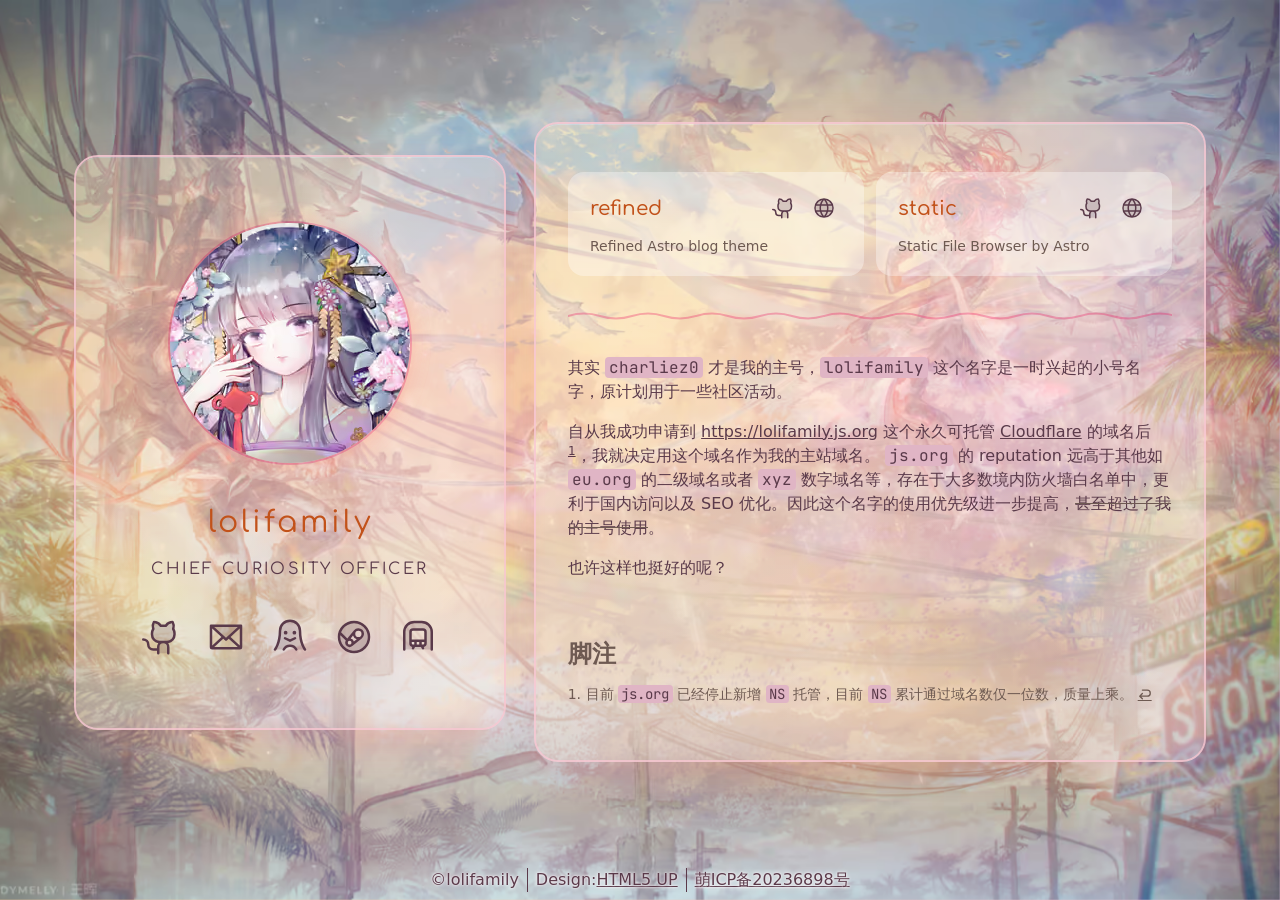
<file: index.html>
<!DOCTYPE html><html class="scroll-smooth font-sans text-root antialiased" lang=zh-CN><head><meta charset=UTF-8><title>lolifamily&#39;s page</title><meta content=lolifamily name=author><meta content=lolifamily的个人主页，也许能找到你喜欢的东西吧 name=description><meta content="width=device-width,initial-scale=1" name=viewport><link href=/_astro/jetbrains-mono-latin-wght-normal.B9CIFXIH.woff2 rel=preload as=font crossorigin type=font/woff2><link href=/_astro/comfortaa-latin-wght-normal.CLB3k12Y.woff2 rel=preload as=font crossorigin type=font/woff2><link href=/_astro/runtime.hY0dLPso.js rel=modulepreload><meta content=#fff5f8 name=theme-color media="(prefers-color-scheme: light)"><meta content=#2a1018 name=theme-color media="(prefers-color-scheme: dark)"><meta content="light dark" name=color-scheme><link href=/_astro/favicon-32x32.BjgihrGF.png rel=icon sizes=32x32><link href=/_astro/favicon-192x192.Bv4p7RsF.png rel=icon sizes=192x192><link href=/_astro/favicon-180x180.AwXaWHlL.png rel=apple-touch-icon sizes=180x180><meta content=7_jEvDR3ggk6tLdJKrr-rNzJchC81DGeO2ZzSXPixcg name=google-site-verification><meta content=svGvv3mqZ3LG3oc6wLWauuJ_br6i1hkIUP_Zl3G3xGU name=google-site-verification><meta content=F887_8q9nOn1uZ9dJj3ws-Alw27KnunixJO_3m__Z-Q name=google-site-verification><meta content=29mDgzP9v9aE6S-Rug2DeShzpcR-Jv21wR2fgzRu2MU name=google-site-verification><meta content=o9tV4facW2oZw6oLUBQtEtiDDiUmA6r84Dn8hO9yxjs name=google-site-verification><meta content=Pee7tcDayUCumv1uBEndhQpK89bf6VLIddKptqd3DpA name=google-site-verification><meta content=true name=astro-view-transitions-enabled><meta content=animate name=astro-view-transitions-fallback><script src=/_astro/ClientRouter.astro_astro_type_script_index_0_lang.DEXwkuEU.js type=module></script><meta content=https://lolifamily.js.org/ name=canonical><link href=/sitemap-index.xml rel=sitemap><link href=https://lolifamily.js.org/ rel=canonical><meta content=article property=og:type><meta content=https://lolifamily.js.org/ property=og:url><meta content="lolifamily's page" property=og:title><meta content=lolifamily的个人主页，也许能找到你喜欢的东西吧 property=og:description><meta content=https://lolifamily.js.org/_astro/og-cover.Ca95uhge.jpg property=og:image><link href=/_astro/WaveDivider.C9HlPZSC.css rel=stylesheet></head><body class="min-h-screen bg-canvas bg-[linear-gradient(60deg,var(--color-gradient-start)_5%,var(--color-gradient-end))] bg-fixed text-primary"><div class="pointer-events-none fixed inset-0 forced-colors:hidden"><picture><source srcset="/_astro/background.Ba_pMe0u_CjWq9.avif 640w, /_astro/background.Ba_pMe0u_2bW0FO.avif 750w, /_astro/background.Ba_pMe0u_p4Jla.avif 828w, /_astro/background.Ba_pMe0u_ZUIKB4.avif 1080w, /_astro/background.Ba_pMe0u_ZW1UJQ.avif 1280w, /_astro/background.Ba_pMe0u_2oFHqv.avif 1668w, /_astro/background.Ba_pMe0u_Z1aW2xa.avif 2048w, /_astro/background.Ba_pMe0u_269Bkm.avif 2560w" type=image/avif><img alt="background image" data-astro-image=full-width data-astro-image-fit=cover data-astro-image-pos=center decoding=sync fetchpriority=high height=3333 loading=eager sizes=100vw src=/_astro/background.Ba_pMe0u_2hS4LY.webp srcset="/_astro/background.Ba_pMe0u_1PQBOl.webp 640w, /_astro/background.Ba_pMe0u_Z1EHsIU.webp 750w, /_astro/background.Ba_pMe0u_1CBoJm.webp 828w, /_astro/background.Ba_pMe0u_1lsJWu.webp 1080w, /_astro/background.Ba_pMe0u_1kazNH.webp 1280w, /_astro/background.Ba_pMe0u_1WfIwH.webp 1668w, /_astro/background.Ba_pMe0u_Z1Cn1qX.webp 2048w, /_astro/background.Ba_pMe0u_1DICqy.webp 2560w" width=5000 class="h-full! object-cover"></picture><div class="absolute inset-0 hidden bg-[#1a0814]/55 mix-blend-multiply dark:block"></div></div><div class="relative flex min-h-screen flex-col items-center px-6 pt-6 md:px-8" data-content><div class="flex w-full flex-1 items-center justify-center"><main class="flex w-full flex-wrap items-center justify-center gap-7"><section class="relative isolate min-w-0 origin-center break-inside-avoid rounded-3xl border-2 border-border-soft px-8 shadow-card before:absolute before:inset-0 before:-z-10 before:rounded-[calc(1.5rem-2px)] before:bg-card before:opacity-40 before:inset-shadow-card before:content-[''] dark:before:opacity-25 reduce-transparency:before:opacity-100 reduce-transparency:dark:before:opacity-100 update-fast:motion-safe:animate-[identity-card-enter_0.75s_ease-out_forwards] w-full max-w-108 py-16 text-center md:min-w-108"><div class="mx-auto mb-10 w-fit overflow-hidden rounded-full border-2 border-border shadow-avatar"><picture><source srcset="/_astro/avatar.BgUaoG8q_ZiXXIa.avif 240w, /_astro/avatar.BgUaoG8q_Z1XDIOx.avif 300w, /_astro/avatar.BgUaoG8q_ZDPvMR.avif 360w, /_astro/avatar.BgUaoG8q_Z2jvgTf.avif 420w, /_astro/avatar.BgUaoG8q_ZYH3Rz.avif 480w, /_astro/avatar.BgUaoG8q_K9yIB.avif 600w, /_astro/avatar.BgUaoG8q_4qtzc.avif 840w, /_astro/avatar.BgUaoG8q_2qbduG.avif 1200w" type=image/avif sizes="calc(clamp(1rem, 0.85rem + 0.15vw, 1.25rem) * 15)"><img alt="lolifamily's avatar" data-astro-image=constrained data-astro-image-fit=cover data-astro-image-pos=center decoding=sync fetchpriority=high height=240 loading=eager sizes="calc(clamp(1rem, 0.85rem + 0.15vw, 1.25rem) * 15)" src=/_astro/avatar.BgUaoG8q_Z1UTxBG.webp srcset="/_astro/avatar.BgUaoG8q_Z1UTxBG.webp 240w, /_astro/avatar.BgUaoG8q_1tBP5R.webp 300w, /_astro/avatar.BgUaoG8q_Z2gL5Go.webp 360w, /_astro/avatar.BgUaoG8q_18Ki1a.webp 420w, /_astro/avatar.BgUaoG8q_2syv2P.webp 480w, /_astro/avatar.BgUaoG8q_ZQL09U.webp 600w, /_astro/avatar.BgUaoG8q_Z1xu5jk.webp 840w, /_astro/avatar.BgUaoG8q_Z8fYv.webp 1200w" width=240 data-zoom-src=/_astro/avatar.BgUaoG8q.jpg style=width:15rem;height:15rem></picture></div><h1 class="mb-3 font-identity text-3xl font-normal tracking-widest text-card-heading">lolifamily</h1><p class="mb-8 font-identity text-base/loose tracking-[0.15em] text-primary uppercase">Chief Curiosity Officer</p><nav><ul class="flex justify-center gap-6"><li><a href=https://github.com/lolifamily class="inline-block text-primary transition-[scale,color,text-shadow] duration-200 hover:text-hover hover:[text-shadow:0_0_8px_color-mix(in_srgb,var(--color-hover)_50%,transparent)] forced-colors:transition-transform forced-colors:hover:text-[Highlight] motion-safe:update-fast:hover:scale-110" aria-label=GitHub title=GitHub><svg width="2.5rem" height="2.5rem" fill="currentColor" aria-hidden="true" viewBox="0 0 256 256"><path d="M208 104v8a48 48 0 0 1-48 48h-24a32 32 0 0 1 32 32v40h-64v-40a32 32 0 0 1 32-32h-24a48 48 0 0 1-48-48v-8a49.3 49.3 0 0 1 8.51-27.3A51.92 51.92 0 0 1 76 32a52 52 0 0 1 43.83 24h32.34A52 52 0 0 1 196 32a51.92 51.92 0 0 1 3.49 44.7A49.3 49.3 0 0 1 208 104" opacity=".2"/><path d="M208.3 75.68A59.74 59.74 0 0 0 202.93 28a8 8 0 0 0-6.93-4 59.75 59.75 0 0 0-48 24h-24a59.75 59.75 0 0 0-48-24 8 8 0 0 0-6.93 4 59.78 59.78 0 0 0-5.38 47.68A58.14 58.14 0 0 0 56 104v8a56.06 56.06 0 0 0 48.44 55.47A39.8 39.8 0 0 0 96 192v8H72a24 24 0 0 1-24-24 40 40 0 0 0-40-40 8 8 0 0 0 0 16 24 24 0 0 1 24 24 40 40 0 0 0 40 40h24v16a8 8 0 0 0 16 0v-40a24 24 0 0 1 48 0v40a8 8 0 0 0 16 0v-40a39.8 39.8 0 0 0-8.44-24.53A56.06 56.06 0 0 0 216 112v-8a58 58 0 0 0-7.7-28.32M200 112a40 40 0 0 1-40 40h-48a40 40 0 0 1-40-40v-8a41.74 41.74 0 0 1 6.9-22.48 8 8 0 0 0 1.1-7.69 43.8 43.8 0 0 1 .79-33.58 43.88 43.88 0 0 1 32.32 20.06 8 8 0 0 0 6.71 3.69h32.35a8 8 0 0 0 6.74-3.69 43.87 43.87 0 0 1 32.32-20.06 43.8 43.8 0 0 1 .77 33.58 8.09 8.09 0 0 0 1 7.65 41.76 41.76 0 0 1 7 22.52Z"/></svg></a></li><li><a href=mailto:lolifamilies@gmail.com class="inline-block text-primary transition-[scale,color,text-shadow] duration-200 hover:text-hover hover:[text-shadow:0_0_8px_color-mix(in_srgb,var(--color-hover)_50%,transparent)] forced-colors:transition-transform forced-colors:hover:text-[Highlight] motion-safe:update-fast:hover:scale-110" aria-label=Email title=Email><svg width="2.5rem" height="2.5rem" fill="currentColor" aria-hidden="true" viewBox="0 0 256 256"><path d="m224 56-96 88-96-88Z" opacity=".2"/><path d="M224 48H32a8 8 0 0 0-8 8v136a16 16 0 0 0 16 16h176a16 16 0 0 0 16-16V56a8 8 0 0 0-8-8m-96 85.15L52.57 64h150.86ZM98.71 128 40 181.81V74.19Zm11.84 10.85 12 11.05a8 8 0 0 0 10.82 0l12-11.05 58 53.15H52.57ZM157.29 128 216 74.18v107.64Z"/></svg></a></li><li><a href=https://linux.do/u/charliez0/summary class="inline-block text-primary transition-[scale,color,text-shadow] duration-200 hover:text-hover hover:[text-shadow:0_0_8px_color-mix(in_srgb,var(--color-hover)_50%,transparent)] forced-colors:transition-transform forced-colors:hover:text-[Highlight] motion-safe:update-fast:hover:scale-110" aria-label=LinuxDo title=LinuxDo><svg width="2.5rem" height="2.5rem" fill="currentColor" aria-hidden="true" viewBox="0 0 256 256"><path d="M224 208h-56c-8-14.35-22.91-24-40-24s-32 9.65-40 24H32s32-40 32-120a64 64 0 0 1 128 0c0 80 32 120 32 120" opacity=".2"/><path d="M229 214.25a8 8 0 0 1-11.24-1.25C216.39 211.27 184 169.86 184 88a56 56 0 0 0-112 0c0 81.86-32.37 123.27-33.75 125a8 8 0 0 1-12.51-10c.15-.2 7.69-9.9 15.13-28.74C47.77 156.8 56 127.64 56 88a72 72 0 0 1 144 0c0 39.64 8.23 68.8 15.13 86.28 7.48 18.94 15.06 28.64 15.14 28.74a8 8 0 0 1-1.27 11.23M100 88a12 12 0 1 0 12 12 12 12 0 0 0-12-12m68 12a12 12 0 1 0-12 12 12 12 0 0 0 12-12m-68.42 28.84a8 8 0 0 0-7.15 14.31l32 16a7.94 7.94 0 0 0 7.15 0l32-16a8 8 0 0 0-7.16-14.31L128 143.05ZM128 176a54.07 54.07 0 0 0-47 28.11 8 8 0 1 0 14 7.78 37.35 37.35 0 0 1 66 0 8 8 0 0 0 14-7.78A54.07 54.07 0 0 0 128 176"/></svg></a></li><li><a href=https://steamcommunity.com/id/charliez0sp class="inline-block text-primary transition-[scale,color,text-shadow] duration-200 hover:text-hover hover:[text-shadow:0_0_8px_color-mix(in_srgb,var(--color-hover)_50%,transparent)] forced-colors:transition-transform forced-colors:hover:text-[Highlight] motion-safe:update-fast:hover:scale-110" aria-label=Steam title=Steam><svg width="2.5rem" height="2.5rem" fill="currentColor" aria-hidden="true" viewBox="0 0 256 256"><path d="M128 32a96 96 0 1 0 96 96 96 96 0 0 0-96-96m45.81 97.61-61.09 49.82a20 20 0 0 1-28.15-28.15l49.82-61.09a28 28 0 1 1 39.42 39.42" opacity=".2"/><path d="M128 24a104 104 0 1 0 104 104A104.11 104.11 0 0 0 128 24m-10.61 161.92 62-50.55a36 36 0 1 0-51.14-50.23l-43 52.73L45.28 98A88 88 0 1 1 40 128a90 90 0 0 1 .8-11.88l34.57 34.57a28 28 0 0 0 42 35.23Zm4.19-67.37a36.18 36.18 0 0 0 23.87 23.87l-18.26 14.89a28.11 28.11 0 0 0-20.5-20.5ZM156 128a20 20 0 1 1 20-20 20 20 0 0 1-20 20m-56 24a12 12 0 1 1-12 12 12 12 0 0 1 12-12"/></svg></a></li><li><a href=https://www.travellings.cn/go.html class="inline-block text-primary transition-[scale,color,text-shadow] duration-200 hover:text-hover hover:[text-shadow:0_0_8px_color-mix(in_srgb,var(--color-hover)_50%,transparent)] forced-colors:transition-transform forced-colors:hover:text-[Highlight] motion-safe:update-fast:hover:scale-110" aria-label=Travelling title=Travelling><svg width="2.5rem" height="2.5rem" fill="currentColor" aria-hidden="true" viewBox="0 0 256 256"><path d="M152 32h-48a64 64 0 0 0-64 64v112h176V96a64 64 0 0 0-64-64m24 136a16 16 0 0 1-16 16H96a16 16 0 0 1-16-16V96a16 16 0 0 1 16-16h64a16 16 0 0 1 16 16Z" opacity=".2"/><path d="M224 96v112a8 8 0 0 1-16 0V96a56.06 56.06 0 0 0-56-56h-48a56.06 56.06 0 0 0-56 56v112a8 8 0 0 1-16 0V96a72.08 72.08 0 0 1 72-72h48a72.08 72.08 0 0 1 72 72m-40 0v72a24 24 0 0 1-19.29 23.53l2.45 4.89a8 8 0 0 1-14.32 7.16L147.06 192h-38.12l-5.78 11.58a8 8 0 0 1-14.32-7.16l2.45-4.89A24 24 0 0 1 72 168V96a24 24 0 0 1 24-24h64a24 24 0 0 1 24 24m-96 0v48h80V96a8 8 0 0 0-8-8H96a8 8 0 0 0-8 8m32 64v16h16v-16Zm-24 16h8v-16H88v8a8 8 0 0 0 8 8m72-8v-8h-16v16h8a8 8 0 0 0 8-8"/></svg></a></li></ul></nav></section><section class="relative isolate min-w-0 origin-center break-inside-avoid rounded-3xl border-2 border-border-soft px-8 shadow-card before:absolute before:inset-0 before:-z-10 before:rounded-[calc(1.5rem-2px)] before:bg-card before:opacity-40 before:inset-shadow-card before:content-[''] dark:before:opacity-25 reduce-transparency:before:opacity-100 reduce-transparency:dark:before:opacity-100 update-fast:motion-safe:animate-[identity-card-enter_0.75s_ease-out_forwards] flex w-full max-w-2xl flex-col gap-8 self-stretch py-12 md:min-w-108"><section aria-label=Projects><ul class="grid grid-cols-1 gap-3 sm:grid-cols-2"><li class="group flex flex-col gap-2 rounded-2xl border-2 border-transparent bg-white/35 px-5 py-4 transition-colors duration-300 hover:bg-white/65 dark:bg-white/6 dark:hover:bg-white/12 forced-colors:hover:border-[Highlight]"><div class="flex items-center justify-between gap-2"><h2 class="min-w-0 truncate font-identity text-xl font-medium text-card-heading transition-colors group-hover:text-hover">refined</h2><ul class="flex shrink-0 gap-1"><li><a href=https://github.com/loliblogs/Refined class="inline-flex size-9 items-center justify-center rounded-full text-primary transition-[scale,background-color,color] duration-200 hover:bg-hover/15 hover:text-hover forced-colors:transition-transform forced-colors:hover:text-[Highlight] motion-safe:update-fast:hover:scale-110" aria-label="refined GitHub" title=GitHub><svg width="1.5rem" height="1.5rem" fill="currentColor" aria-hidden="true" viewBox="0 0 256 256"><path d="M208 104v8a48 48 0 0 1-48 48h-24a32 32 0 0 1 32 32v40h-64v-40a32 32 0 0 1 32-32h-24a48 48 0 0 1-48-48v-8a49.3 49.3 0 0 1 8.51-27.3A51.92 51.92 0 0 1 76 32a52 52 0 0 1 43.83 24h32.34A52 52 0 0 1 196 32a51.92 51.92 0 0 1 3.49 44.7A49.3 49.3 0 0 1 208 104" opacity=".2"/><path d="M208.3 75.68A59.74 59.74 0 0 0 202.93 28a8 8 0 0 0-6.93-4 59.75 59.75 0 0 0-48 24h-24a59.75 59.75 0 0 0-48-24 8 8 0 0 0-6.93 4 59.78 59.78 0 0 0-5.38 47.68A58.14 58.14 0 0 0 56 104v8a56.06 56.06 0 0 0 48.44 55.47A39.8 39.8 0 0 0 96 192v8H72a24 24 0 0 1-24-24 40 40 0 0 0-40-40 8 8 0 0 0 0 16 24 24 0 0 1 24 24 40 40 0 0 0 40 40h24v16a8 8 0 0 0 16 0v-40a24 24 0 0 1 48 0v40a8 8 0 0 0 16 0v-40a39.8 39.8 0 0 0-8.44-24.53A56.06 56.06 0 0 0 216 112v-8a58 58 0 0 0-7.7-28.32M200 112a40 40 0 0 1-40 40h-48a40 40 0 0 1-40-40v-8a41.74 41.74 0 0 1 6.9-22.48 8 8 0 0 0 1.1-7.69 43.8 43.8 0 0 1 .79-33.58 43.88 43.88 0 0 1 32.32 20.06 8 8 0 0 0 6.71 3.69h32.35a8 8 0 0 0 6.74-3.69 43.87 43.87 0 0 1 32.32-20.06 43.8 43.8 0 0 1 .77 33.58 8.09 8.09 0 0 0 1 7.65 41.76 41.76 0 0 1 7 22.52Z"/></svg></a></li><li><a href=https://blog.lolifamily.js.org class="inline-flex size-9 items-center justify-center rounded-full text-primary transition-[scale,background-color,color] duration-200 hover:bg-hover/15 hover:text-hover forced-colors:transition-transform forced-colors:hover:text-[Highlight] motion-safe:update-fast:hover:scale-110" aria-label="refined Live" title=Live><svg width="1.5rem" height="1.5rem" fill="currentColor" aria-hidden="true" viewBox="0 0 256 256"><path d="M224 128a96 96 0 1 1-96-96 96 96 0 0 1 96 96" opacity=".2"/><path d="M128 24a104 104 0 1 0 104 104A104.12 104.12 0 0 0 128 24m88 104a87.6 87.6 0 0 1-3.33 24h-38.51a157.4 157.4 0 0 0 0-48h38.51a87.6 87.6 0 0 1 3.33 24m-114 40h52a115.1 115.1 0 0 1-26 45 115.3 115.3 0 0 1-26-45m-3.9-16a140.8 140.8 0 0 1 0-48h59.88a140.8 140.8 0 0 1 0 48ZM40 128a87.6 87.6 0 0 1 3.33-24h38.51a157.4 157.4 0 0 0 0 48H43.33A87.6 87.6 0 0 1 40 128m114-40h-52a115.1 115.1 0 0 1 26-45 115.3 115.3 0 0 1 26 45m52.33 0h-35.62a135.3 135.3 0 0 0-22.3-45.6A88.29 88.29 0 0 1 206.37 88Zm-98.74-45.6A135.3 135.3 0 0 0 85.29 88H49.63a88.29 88.29 0 0 1 57.96-45.6M49.63 168h35.66a135.3 135.3 0 0 0 22.3 45.6A88.29 88.29 0 0 1 49.63 168m98.78 45.6a135.3 135.3 0 0 0 22.3-45.6h35.66a88.29 88.29 0 0 1-57.96 45.6"/></svg></a></li></ul></div><p class="text-sm/relaxed text-secondary">Refined Astro blog theme</p></li><li class="group flex flex-col gap-2 rounded-2xl border-2 border-transparent bg-white/35 px-5 py-4 transition-colors duration-300 hover:bg-white/65 dark:bg-white/6 dark:hover:bg-white/12 forced-colors:hover:border-[Highlight]"><div class="flex items-center justify-between gap-2"><h2 class="min-w-0 truncate font-identity text-xl font-medium text-card-heading transition-colors group-hover:text-hover">static</h2><ul class="flex shrink-0 gap-1"><li><a href=https://github.com/lolifamily/static class="inline-flex size-9 items-center justify-center rounded-full text-primary transition-[scale,background-color,color] duration-200 hover:bg-hover/15 hover:text-hover forced-colors:transition-transform forced-colors:hover:text-[Highlight] motion-safe:update-fast:hover:scale-110" aria-label="static GitHub" title=GitHub><svg width="1.5rem" height="1.5rem" fill="currentColor" aria-hidden="true" viewBox="0 0 256 256"><path d="M208 104v8a48 48 0 0 1-48 48h-24a32 32 0 0 1 32 32v40h-64v-40a32 32 0 0 1 32-32h-24a48 48 0 0 1-48-48v-8a49.3 49.3 0 0 1 8.51-27.3A51.92 51.92 0 0 1 76 32a52 52 0 0 1 43.83 24h32.34A52 52 0 0 1 196 32a51.92 51.92 0 0 1 3.49 44.7A49.3 49.3 0 0 1 208 104" opacity=".2"/><path d="M208.3 75.68A59.74 59.74 0 0 0 202.93 28a8 8 0 0 0-6.93-4 59.75 59.75 0 0 0-48 24h-24a59.75 59.75 0 0 0-48-24 8 8 0 0 0-6.93 4 59.78 59.78 0 0 0-5.38 47.68A58.14 58.14 0 0 0 56 104v8a56.06 56.06 0 0 0 48.44 55.47A39.8 39.8 0 0 0 96 192v8H72a24 24 0 0 1-24-24 40 40 0 0 0-40-40 8 8 0 0 0 0 16 24 24 0 0 1 24 24 40 40 0 0 0 40 40h24v16a8 8 0 0 0 16 0v-40a24 24 0 0 1 48 0v40a8 8 0 0 0 16 0v-40a39.8 39.8 0 0 0-8.44-24.53A56.06 56.06 0 0 0 216 112v-8a58 58 0 0 0-7.7-28.32M200 112a40 40 0 0 1-40 40h-48a40 40 0 0 1-40-40v-8a41.74 41.74 0 0 1 6.9-22.48 8 8 0 0 0 1.1-7.69 43.8 43.8 0 0 1 .79-33.58 43.88 43.88 0 0 1 32.32 20.06 8 8 0 0 0 6.71 3.69h32.35a8 8 0 0 0 6.74-3.69 43.87 43.87 0 0 1 32.32-20.06 43.8 43.8 0 0 1 .77 33.58 8.09 8.09 0 0 0 1 7.65 41.76 41.76 0 0 1 7 22.52Z"/></svg></a></li><li><a href=https://static.lolifamily.js.org class="inline-flex size-9 items-center justify-center rounded-full text-primary transition-[scale,background-color,color] duration-200 hover:bg-hover/15 hover:text-hover forced-colors:transition-transform forced-colors:hover:text-[Highlight] motion-safe:update-fast:hover:scale-110" aria-label="static Live" title=Live><svg width="1.5rem" height="1.5rem" fill="currentColor" aria-hidden="true" viewBox="0 0 256 256"><path d="M224 128a96 96 0 1 1-96-96 96 96 0 0 1 96 96" opacity=".2"/><path d="M128 24a104 104 0 1 0 104 104A104.12 104.12 0 0 0 128 24m88 104a87.6 87.6 0 0 1-3.33 24h-38.51a157.4 157.4 0 0 0 0-48h38.51a87.6 87.6 0 0 1 3.33 24m-114 40h52a115.1 115.1 0 0 1-26 45 115.3 115.3 0 0 1-26-45m-3.9-16a140.8 140.8 0 0 1 0-48h59.88a140.8 140.8 0 0 1 0 48ZM40 128a87.6 87.6 0 0 1 3.33-24h38.51a157.4 157.4 0 0 0 0 48H43.33A87.6 87.6 0 0 1 40 128m114-40h-52a115.1 115.1 0 0 1 26-45 115.3 115.3 0 0 1 26 45m52.33 0h-35.62a135.3 135.3 0 0 0-22.3-45.6A88.29 88.29 0 0 1 206.37 88Zm-98.74-45.6A135.3 135.3 0 0 0 85.29 88H49.63a88.29 88.29 0 0 1 57.96-45.6M49.63 168h35.66a135.3 135.3 0 0 0 22.3 45.6A88.29 88.29 0 0 1 49.63 168m98.78 45.6a135.3 135.3 0 0 0 22.3-45.6h35.66a88.29 88.29 0 0 1-57.96 45.6"/></svg></a></li></ul></div><p class="text-sm/relaxed text-secondary">Static File Browser by Astro</p></li></ul></section><svg aria-hidden="true" class="block h-4 w-full text-border forced-colors:invisible"><defs><pattern id="a" width="128" height="16" x="0" y="0" patternUnits="userSpaceOnUse"><path fill="none" stroke="currentColor" stroke-linecap="round" stroke-linejoin="round" stroke-width="2" d="M0 8q16-5 32 0t32 0 32 0 32 0"/></pattern></defs><rect width="100%" height="16" fill="url(#a)"/></svg><article data-markdown><p>其实 <code>charliez0</code> 才是我的主号，<code>lolifamily</code> 这个名字是一时兴起的小号名字，原计划用于一些社区活动。</p><p>自从我成功申请到 <a href=https://lolifamily.js.org>https://lolifamily.js.org</a> 这个永久可托管 <a href=https://www.cloudflare.com/>Cloudflare</a> 的域名后<sup><a href=#user-content-fn-1 aria-describedby=footnote-label data-footnote-ref id=user-content-fnref-1>1</a></sup>，我就决定用这个域名作为我的主站域名。 <code>js.org</code> 的 reputation 远高于其他如 <code>eu.org</code> 的二级域名或者 <code>xyz</code> 数字域名等，存在于大多数境内防火墙白名单中，更利于国内访问以及 SEO 优化。因此这个名字的使用优先级进一步提高，<del>甚至超过了我的主号使用</del>。</p><p>也许这样也挺好的呢？</p><section class=footnotes data-footnotes><h2 class=sr-only id=footnote-label>脚注</h2><ol><li id=user-content-fn-1><p>目前 <code>js.org</code> 已经停止新增 <code>NS</code> 托管，目前 <code>NS</code> 累计通过域名数仅一位数，质量上乘。 <a href=#user-content-fnref-1 class=data-footnote-backref aria-label="返回引用 1" data-footnote-backref=""> </a></p></li></ol></section></article></section></main></div><footer class="w-full py-2 text-center text-base text-primary [text-shadow:0_0_4px_var(--color-canvas),0_0_2px_var(--color-canvas)]"><ul class="flex flex-wrap justify-center [&amp;&gt;li]:px-2 [&amp;&gt;li:not(:first-child)]:border-l [&amp;&gt;li:not(:first-child)]:border-primary"><li>&copy;lolifamily</li><li>Design:<a href=https://html5up.net class="transition-colors hover:text-hover forced-colors:hover:text-[Highlight]"><span class=underline>HTML5 UP</span></a></li><li><a href="https://icp.gov.moe/?keyword=20236898" class="transition-colors hover:text-hover forced-colors:hover:text-[Highlight]" target=_blank><span class=underline>萌ICP备20236898号</span></a></li></ul></footer></div><style>astro-island,astro-slot,astro-static-slot{display:contents}</style><script>(self.Astro||(self.Astro={})).idle=(e,t)=>{let i=async()=>{await(await e())()},l="object"==typeof t.value?t.value:void 0,o={timeout:null==l?void 0:l.timeout};"requestIdleCallback"in window?window.requestIdleCallback(i,o):setTimeout(i,o.timeout||200)},window.dispatchEvent(new Event("astro:idle"))</script><script>(()=>{var t=Object.defineProperty,e=(e,r,n)=>((e,r,n)=>r in e?t(e,r,{enumerable:!0,configurable:!0,writable:!0,value:n}):e[r]=n)(e,"symbol"!=typeof r?r+"":r,n),r=new Set(["__proto__","constructor","prototype"]);{let t={0:t=>i(t),1:t=>o(t),2:t=>new RegExp(t),3:t=>new Date(t),4:t=>new Map(o(t)),5:t=>new Set(o(t)),6:t=>BigInt(t),7:t=>new URL(t),8:t=>new Uint8Array(t),9:t=>new Uint16Array(t),10:t=>new Uint32Array(t),11:t=>Number.POSITIVE_INFINITY*t},n=e=>{let[r,n]=e;return r in t?t[r](n):void 0},o=t=>t.map(n),i=t=>"object"!=typeof t||null===t?t:Object.fromEntries(Object.entries(t).map(([t,e])=>[t,n(e)]));class s extends HTMLElement{constructor(){super(...arguments),e(this,"Component"),e(this,"hydrator"),e(this,"hydrate",async()=>{var t;if(!this.hydrator||!this.isConnected)return;let e=null==(t=this.parentElement)?void 0:t.closest("astro-island[ssr]");if(e)return void e.addEventListener("astro:hydrate",this.hydrate,{once:!0});let r,n=this.querySelectorAll("astro-slot"),o={},s=this.querySelectorAll("template[data-astro-template]");for(let t of s){let e=t.closest(this.tagName);null!=e&&e.isSameNode(this)&&(o[t.getAttribute("data-astro-template")||"default"]=t.innerHTML,t.remove())}for(let t of n){let e=t.closest(this.tagName);null!=e&&e.isSameNode(this)&&(o[t.getAttribute("name")||"default"]=t.innerHTML)}try{r=this.hasAttribute("props")?i(JSON.parse(this.getAttribute("props"))):{}}catch(t){let e=this.getAttribute("component-url")||"<unknown>",r=this.getAttribute("component-export");throw r&&(e+=` (export ${r})`),console.error(`[hydrate] Error parsing props for component ${e}`,this.getAttribute("props"),t),t}await this.hydrator(this)(this.Component,r,o,{client:this.getAttribute("client")}),this.removeAttribute("ssr"),this.dispatchEvent(new CustomEvent("astro:hydrate"))}),e(this,"unmount",()=>{this.isConnected||this.dispatchEvent(new CustomEvent("astro:unmount"))})}disconnectedCallback(){document.removeEventListener("astro:after-swap",this.unmount),document.addEventListener("astro:after-swap",this.unmount,{once:!0})}connectedCallback(){if(this.hasAttribute("await-children")&&"interactive"!==document.readyState&&"complete"!==document.readyState){let t=()=>{document.removeEventListener("DOMContentLoaded",t),e.disconnect(),this.childrenConnectedCallback()},e=new MutationObserver(()=>{var e;(null==(e=this.lastChild)?void 0:e.nodeType)===Node.COMMENT_NODE&&"astro:end"===this.lastChild.nodeValue&&(this.lastChild.remove(),t())});e.observe(this,{childList:!0}),document.addEventListener("DOMContentLoaded",t)}else this.childrenConnectedCallback()}async childrenConnectedCallback(){let t=this.getAttribute("before-hydration-url");t&&await import(t),this.start()}getRetryImportUrl(t){let e=new URL(t,document.baseURI),r=`astro-retry=${Date.now()}`,n=e.hash.replace(/^#/,"");return e.hash=n?`${n}&${r}`:r,e.toString()}async importWithRetry(t){try{return await import(t)}catch(e){return await new Promise(t=>setTimeout(t,1e3)),import(this.getRetryImportUrl(t))}}handleHydrationError(t){let e=this.getAttribute("component-url"),r=new CustomEvent("astro:hydration-error",{cancelable:!0,bubbles:!0,composed:!0,detail:{error:t,componentUrl:e}});this.dispatchEvent(r)&&console.error(`[astro-island] Error hydrating ${e}`,t)}async start(){let t=JSON.parse(this.getAttribute("opts")),e=this.getAttribute("client");if(void 0!==Astro[e])try{await Astro[e](async()=>{let t=this.getAttribute("renderer-url");try{let[e,{default:n}]=await Promise.all([this.importWithRetry(this.getAttribute("component-url")),t?this.importWithRetry(t):Promise.resolve({default:()=>()=>{}})]),o=this.getAttribute("component-export")||"default";if(o.includes(".")){this.Component=e;for(let t of o.split(".")){if(r.has(t)||!this.Component||"object"!=typeof this.Component&&"function"!=typeof this.Component||!Object.hasOwn(this.Component,t))throw new Error(`Invalid component export path: ${o}`);this.Component=this.Component[t]}}else{if(r.has(o))throw new Error(`Invalid component export path: ${o}`);this.Component=e[o]}return this.hydrator=n,this.hydrate}catch(t){return this.handleHydrationError(t),()=>{}}},t,this)}catch(t){this.handleHydrationError(t)}else window.addEventListener(`astro:${e}`,()=>this.start(),{once:!0})}attributeChangedCallback(){this.hydrate()}}e(s,"observedAttributes",["props"]),customElements.get("astro-island")||customElements.define("astro-island",s)}})()</script><script>window._$HY||(e=>{let t=e=>e&&e.hasAttribute&&(e.hasAttribute("data-hk")?e:t(e.host&&e.host.nodeType?e.host:e.parentNode));["click","input"].forEach(o=>document.addEventListener(o,o=>{if(!e.events)return;let s=t(o.composedPath&&o.composedPath()[0]||o.target);s&&!e.completed.has(s)&&e.events.push([s,o])}))})(_$HY={events:[],completed:new WeakSet,r:{},fe(){}})</script><astro-island client=idle component-export=default component-url=/_astro/MediumZoom.BaKsByPt.js data-solid-render-id=s0 opts={&quot;name&quot;:&quot;MediumZoom&quot;,&quot;value&quot;:true} props={} renderer-url=/_astro/client.DFAOrx7U.js ssr uid=HdsD9></astro-island></body></html>
</file>
